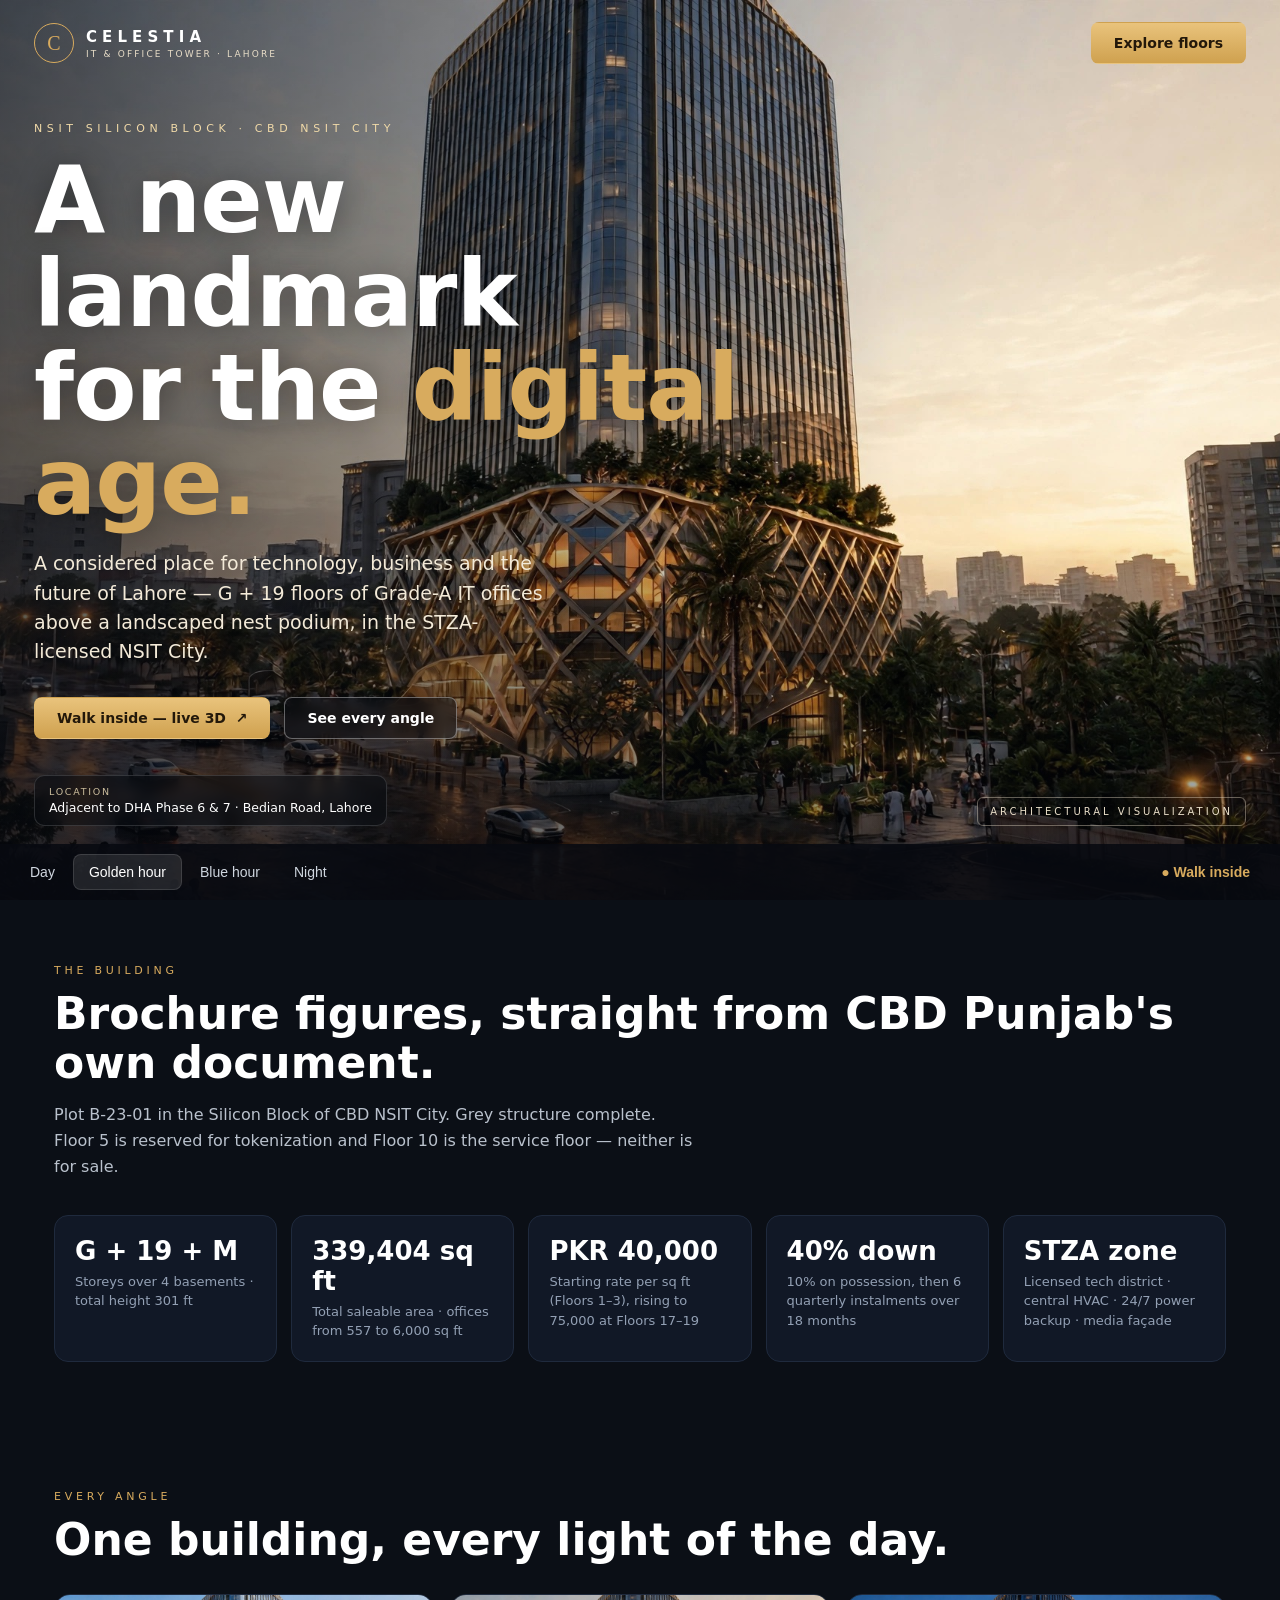
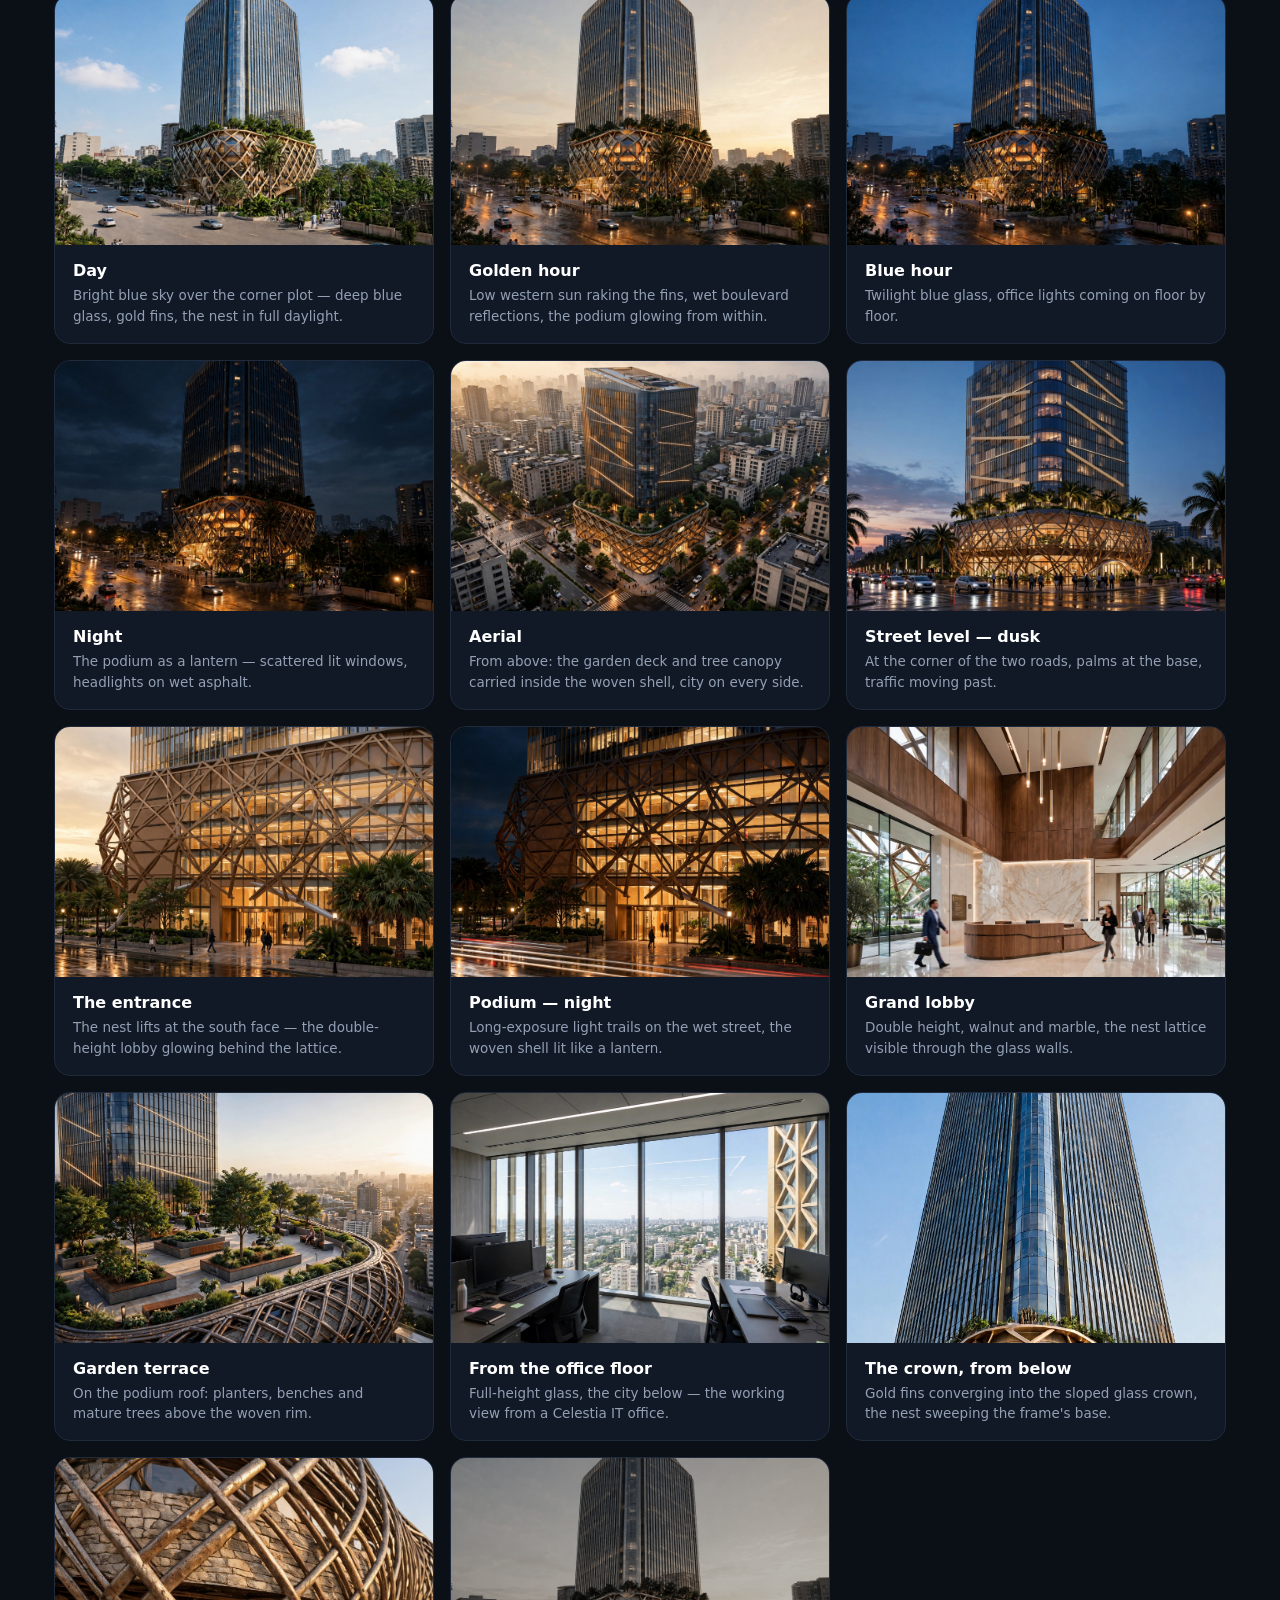
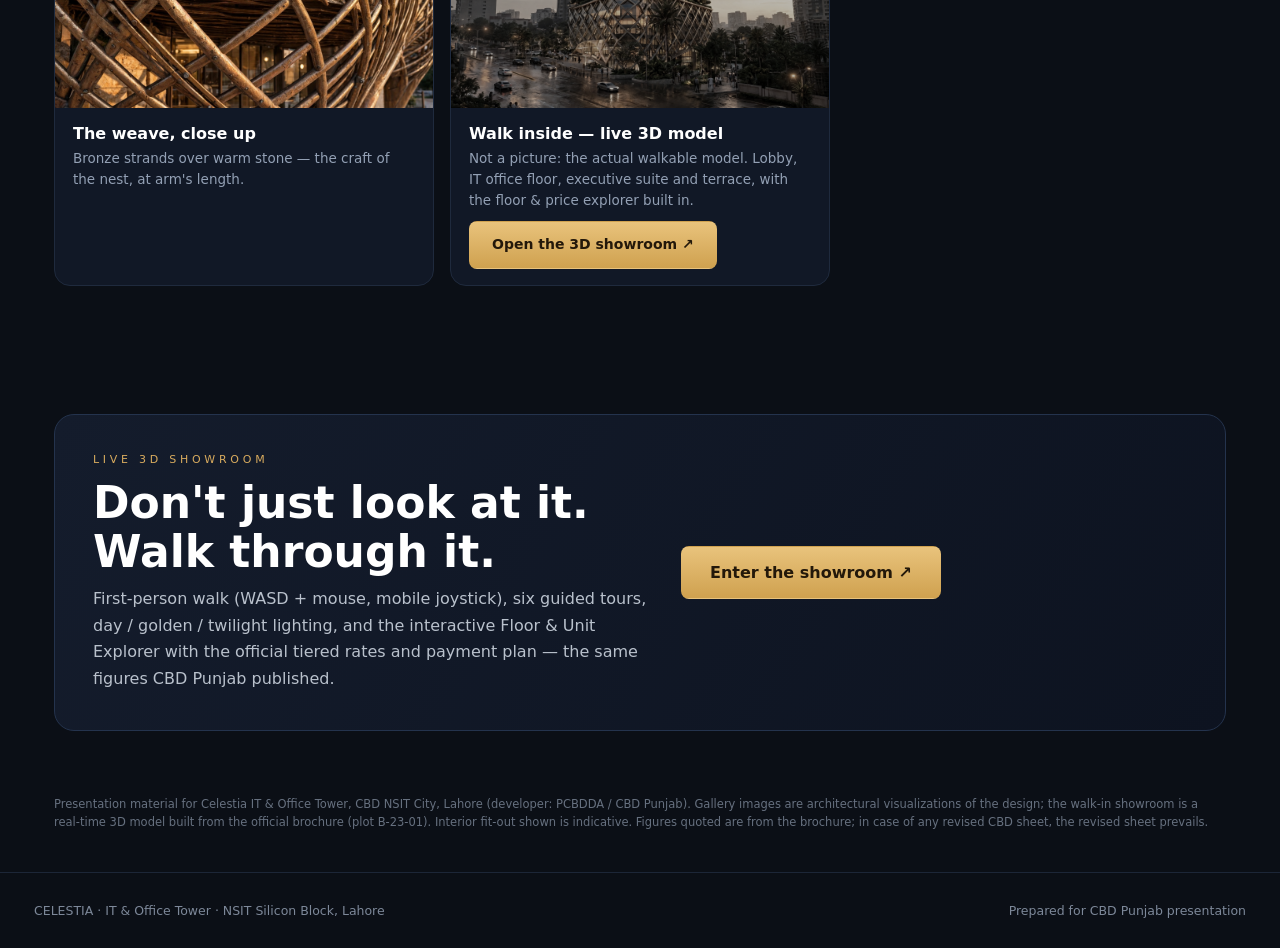
<file: index.html>
<!DOCTYPE html>
<html lang="en"><head><meta charset="utf-8">
<meta name="viewport" content="width=device-width,initial-scale=1">
<title>Celestia IT &amp; Office Tower — NSIT City, Lahore | CBD Punjab</title>
<style>
  *{margin:0;padding:0;box-sizing:border-box}
  :root{--gold:#d8ab5e;--ink:#0b0f16}
  body{font-family:"Avenir Next","Segoe UI",system-ui,-apple-system,sans-serif;background:var(--ink);color:#fff}
  a{color:inherit;text-decoration:none}
  .hero{position:relative;min-height:100vh;display:flex;flex-direction:column;overflow:hidden}
  .heroBg{position:absolute;inset:0;background-size:cover;background-position:center 30%;transition:opacity .6s ease}
  .heroShade{position:absolute;inset:0;background:linear-gradient(90deg,rgba(5,8,14,.62) 0%,rgba(5,8,14,.25) 45%,rgba(5,8,14,0) 70%),linear-gradient(0deg,rgba(5,8,14,.55),rgba(5,8,14,0) 40%)}
  .topbar{position:relative;z-index:3;display:flex;justify-content:space-between;align-items:center;padding:22px 34px}
  .brand{display:flex;align-items:center;gap:12px}
  .brandMark{width:40px;height:40px;border:1.5px solid var(--gold);border-radius:50%;display:grid;place-items:center;color:var(--gold);font-family:Georgia,serif;font-size:20px}
  .brand b{letter-spacing:.34em;font-size:15px}
  .brand span{display:block;letter-spacing:.24em;font-size:9px;color:#e8ddc8;margin-top:3px}
  .btn{display:inline-block;padding:12px 22px;border-radius:8px;font-size:14px;font-weight:600;cursor:pointer;border:1px solid transparent}
  .btnGold{background:linear-gradient(180deg,#e9c37c,#cfa14f);color:#23180a}
  .btnGhost{background:rgba(10,14,22,.45);border-color:rgba(255,255,255,.35);color:#fff;backdrop-filter:blur(6px)}
  .heroBody{position:relative;z-index:2;flex:1;display:flex;flex-direction:column;justify-content:center;padding:0 34px;max-width:900px}
  .kicker{letter-spacing:.42em;font-size:11px;color:#f0d9a8;margin-bottom:18px}
  h1{font-size:clamp(44px,7.2vw,96px);line-height:1.02;font-weight:700;letter-spacing:-.01em;text-shadow:0 2px 30px rgba(0,0,0,.35)}
  h1 em{font-style:normal;color:var(--gold)}
  .sub{margin-top:20px;font-size:clamp(15px,1.6vw,19px);color:#f3ead8;max-width:520px;line-height:1.55}
  .heroCtas{margin-top:30px;display:flex;gap:14px;flex-wrap:wrap}
  .heroMeta{position:relative;z-index:2;display:flex;justify-content:space-between;align-items:flex-end;padding:0 34px 18px;gap:16px;flex-wrap:wrap}
  .chip{background:rgba(8,11,18,.55);border:1px solid rgba(255,255,255,.14);border-radius:10px;padding:10px 14px;font-size:12.5px;backdrop-filter:blur(6px)}
  .chip small{display:block;color:#cbbd9d;letter-spacing:.18em;font-size:9.5px;margin-bottom:3px}
  .tag{letter-spacing:.3em;font-size:10px;color:#e8ddc8;border:1px solid rgba(232,221,200,.4);padding:8px 12px;border-radius:6px}
  .viewbar{position:relative;z-index:3;display:flex;gap:2px;background:rgba(7,10,16,.88);padding:10px 14px;flex-wrap:wrap;align-items:center}
  .viewbar button{background:transparent;border:0;color:#cfd6df;font-size:14px;padding:10px 16px;border-radius:8px;cursor:pointer}
  .viewbar button.on{background:rgba(255,255,255,.1);color:#fff;box-shadow:inset 0 0 0 1px rgba(255,255,255,.12)}
  .viewbar .walk{margin-left:auto;color:var(--gold);font-weight:700}
  section{padding:64px 34px;max-width:1240px;margin:0 auto}
  .secKick{letter-spacing:.34em;font-size:11px;color:var(--gold);margin-bottom:12px}
  h2{font-size:clamp(28px,3.6vw,44px);font-weight:700;line-height:1.12}
  .lead{color:#b9c1cc;margin-top:14px;max-width:640px;line-height:1.65;font-size:16px}
  .specs{display:grid;grid-template-columns:repeat(auto-fit,minmax(180px,1fr));gap:14px;margin-top:34px}
  .spec{background:#111826;border:1px solid #1f2a3d;border-radius:14px;padding:20px}
  .spec b{display:block;font-size:26px;color:#fff}
  .spec span{color:#93a0b4;font-size:13px;line-height:1.5;display:block;margin-top:6px}
  .grid{display:grid;grid-template-columns:repeat(auto-fit,minmax(300px,1fr));gap:16px;margin-top:30px}
  .card{border-radius:16px;overflow:hidden;position:relative;background:#111826;border:1px solid #1f2a3d}
  .card img{width:100%;height:250px;object-fit:cover;display:block}
  .card div{padding:16px 18px}
  .card b{font-size:16px}
  .card p{color:#93a0b4;font-size:13.5px;margin-top:5px;line-height:1.55}
  .modelBand{background:linear-gradient(120deg,#141c2c,#0d1320);border:1px solid #24334d;border-radius:20px;padding:38px;display:flex;gap:28px;align-items:center;flex-wrap:wrap}
  .modelBand p{color:#b9c1cc;line-height:1.65;max-width:560px;margin-top:10px}
  footer{padding:30px 34px;border-top:1px solid #1c2637;color:#7d8899;font-size:12.5px;display:flex;justify-content:space-between;gap:14px;flex-wrap:wrap}
  .disc{color:#66707f;font-size:11.5px;max-width:1240px;margin:0 auto;padding:0 34px 40px;line-height:1.6}
</style></head>
<body>

<header class="hero">
  <div class="heroBg" id="heroBg" style="background-image:url('img/celestia-hero-golden.jpg')"></div>
  <div class="heroShade"></div>
  <div class="topbar">
    <div class="brand"><div class="brandMark">C</div><div><b>CELESTIA</b><span>IT &amp; OFFICE TOWER · LAHORE</span></div></div>
    <a class="btn btnGold" href="#specs">Explore floors</a>
  </div>
  <div class="heroBody">
    <div class="kicker">NSIT SILICON BLOCK · CBD NSIT CITY</div>
    <h1>A new<br>landmark<br>for the <em>digital<br>age.</em></h1>
    <p class="sub">A considered place for technology, business and the future of Lahore — G + 19 floors of Grade-A IT offices above a landscaped nest podium, in the STZA-licensed NSIT City.</p>
    <div class="heroCtas">
      <a class="btn btnGold" href="showroom/index.html">Walk inside — live 3D&nbsp;&nbsp;↗</a>
      <a class="btn btnGhost" href="#angles">See every angle</a>
    </div>
  </div>
  <div class="heroMeta">
    <div class="chip"><small>LOCATION</small>Adjacent to DHA Phase 6 &amp; 7 · Bedian Road, Lahore</div>
    <div class="tag">ARCHITECTURAL VISUALIZATION</div>
  </div>
  <nav class="viewbar" id="viewbar">
    <button data-view="img/celestia-hero-day.jpg">Day</button>
    <button data-view="img/celestia-hero-golden.jpg" class="on">Golden hour</button>
    <button data-view="img/celestia-hero-bluehour.jpg">Blue hour</button>
    <button data-view="img/celestia-hero-night.jpg">Night</button>
    <button class="walk" onclick="location.href='showroom/index.html'">● Walk inside</button>
  </nav>
</header>

<section id="specs">
  <div class="secKick">THE BUILDING</div>
  <h2>Brochure figures, straight from CBD Punjab's own document.</h2>
  <p class="lead">Plot B-23-01 in the Silicon Block of CBD NSIT City. Grey structure complete. Floor 5 is reserved for tokenization and Floor 10 is the service floor — neither is for sale.</p>
  <div class="specs">
    <div class="spec"><b>G + 19 + M</b><span>Storeys over 4 basements · total height 301 ft</span></div>
    <div class="spec"><b>339,404 sq ft</b><span>Total saleable area · offices from 557 to 6,000 sq ft</span></div>
    <div class="spec"><b>PKR 40,000</b><span>Starting rate per sq ft (Floors 1–3), rising to 75,000 at Floors 17–19</span></div>
    <div class="spec"><b>40% down</b><span>10% on possession, then 6 quarterly instalments over 18 months</span></div>
    <div class="spec"><b>STZA zone</b><span>Licensed tech district · central HVAC · 24/7 power backup · media façade</span></div>
  </div>
</section>

<section id="angles">
  <div class="secKick">EVERY ANGLE</div>
  <h2>One building, every light of the day.</h2>
  <div class="grid">
    <div class="card"><img src="img/celestia-hero-day.jpg" alt="Day"><div><b>Day</b><p>Bright blue sky over the corner plot — deep blue glass, gold fins, the nest in full daylight.</p></div></div>
    <div class="card"><img src="img/celestia-hero-golden.jpg" alt="Golden hour"><div><b>Golden hour</b><p>Low western sun raking the fins, wet boulevard reflections, the podium glowing from within.</p></div></div>
    <div class="card"><img src="img/celestia-hero-bluehour.jpg" alt="Blue hour"><div><b>Blue hour</b><p>Twilight blue glass, office lights coming on floor by floor.</p></div></div>
    <div class="card"><img src="img/celestia-hero-night.jpg" alt="Night"><div><b>Night</b><p>The podium as a lantern — scattered lit windows, headlights on wet asphalt.</p></div></div>
    <div class="card"><img src="img/celestia-aerial-golden.jpg" alt="Aerial"><div><b>Aerial</b><p>From above: the garden deck and tree canopy carried inside the woven shell, city on every side.</p></div></div>
    <div class="card"><img src="img/celestia-street-dusk.jpg" alt="Street level"><div><b>Street level — dusk</b><p>At the corner of the two roads, palms at the base, traffic moving past.</p></div></div>
    <div class="card"><img src="img/celestia-podium-golden.jpg" alt="Podium entrance"><div><b>The entrance</b><p>The nest lifts at the south face — the double-height lobby glowing behind the lattice.</p></div></div>
    <div class="card"><img src="img/celestia-podium-night.jpg" alt="Podium night"><div><b>Podium — night</b><p>Long-exposure light trails on the wet street, the woven shell lit like a lantern.</p></div></div>
    <div class="card"><img src="img/celestia-lobby.jpg" alt="Grand lobby"><div><b>Grand lobby</b><p>Double height, walnut and marble, the nest lattice visible through the glass walls.</p></div></div>
    <div class="card"><img src="img/celestia-terrace.jpg" alt="Garden terrace"><div><b>Garden terrace</b><p>On the podium roof: planters, benches and mature trees above the woven rim.</p></div></div>
    <div class="card"><img src="img/celestia-office-view.jpg" alt="Office view"><div><b>From the office floor</b><p>Full-height glass, the city below — the working view from a Celestia IT office.</p></div></div>
    <div class="card"><img src="img/celestia-crown-lookup.jpg" alt="Crown look-up"><div><b>The crown, from below</b><p>Gold fins converging into the sloped glass crown, the nest sweeping the frame's base.</p></div></div>
    <div class="card"><img src="img/celestia-weave-closeup.jpg" alt="Weave close-up"><div><b>The weave, close up</b><p>Bronze strands over warm stone — the craft of the nest, at arm's length.</p></div></div>
    <div class="card"><img src="img/celestia-hero-golden.jpg" alt="Live 3D" style="filter:saturate(.4) brightness(.75)"><div><b>Walk inside — live 3D model</b><p>Not a picture: the actual walkable model. Lobby, IT office floor, executive suite and terrace, with the floor &amp; price explorer built in.</p><p style="margin-top:10px"><a class="btn btnGold" href="showroom/index.html">Open the 3D showroom ↗</a></p></div></div>
  </div>
</section>

<section>
  <div class="modelBand">
    <div>
      <div class="secKick">LIVE 3D SHOWROOM</div>
      <h2>Don't just look at it.<br>Walk through it.</h2>
      <p>First-person walk (WASD + mouse, mobile joystick), six guided tours, day / golden / twilight lighting, and the interactive Floor &amp; Unit Explorer with the official tiered rates and payment plan — the same figures CBD Punjab published.</p>
    </div>
    <a class="btn btnGold" href="showroom/index.html" style="font-size:16px;padding:16px 28px">Enter the showroom ↗</a>
  </div>
</section>

<p class="disc">Presentation material for Celestia IT &amp; Office Tower, CBD NSIT City, Lahore (developer: PCBDDA / CBD Punjab). Gallery images are architectural visualizations of the design; the walk-in showroom is a real-time 3D model built from the official brochure (plot B-23-01). Interior fit-out shown is indicative. Figures quoted are from the brochure; in case of any revised CBD sheet, the revised sheet prevails.</p>
<footer><span>CELESTIA · IT &amp; Office Tower · NSIT Silicon Block, Lahore</span><span>Prepared for CBD Punjab presentation</span></footer>

<script>
  const bg=document.getElementById('heroBg');
  document.querySelectorAll('#viewbar [data-view]').forEach(b=>b.onclick=()=>{
    document.querySelectorAll('#viewbar [data-view]').forEach(x=>x.classList.remove('on'));
    b.classList.add('on');
    bg.style.opacity=0;
    const img=new Image(); img.onload=()=>{ bg.style.backgroundImage=`url('${b.dataset.view}')`; bg.style.opacity=1; };
    img.src=b.dataset.view;
  });
</script>
</body></html>
</file>
